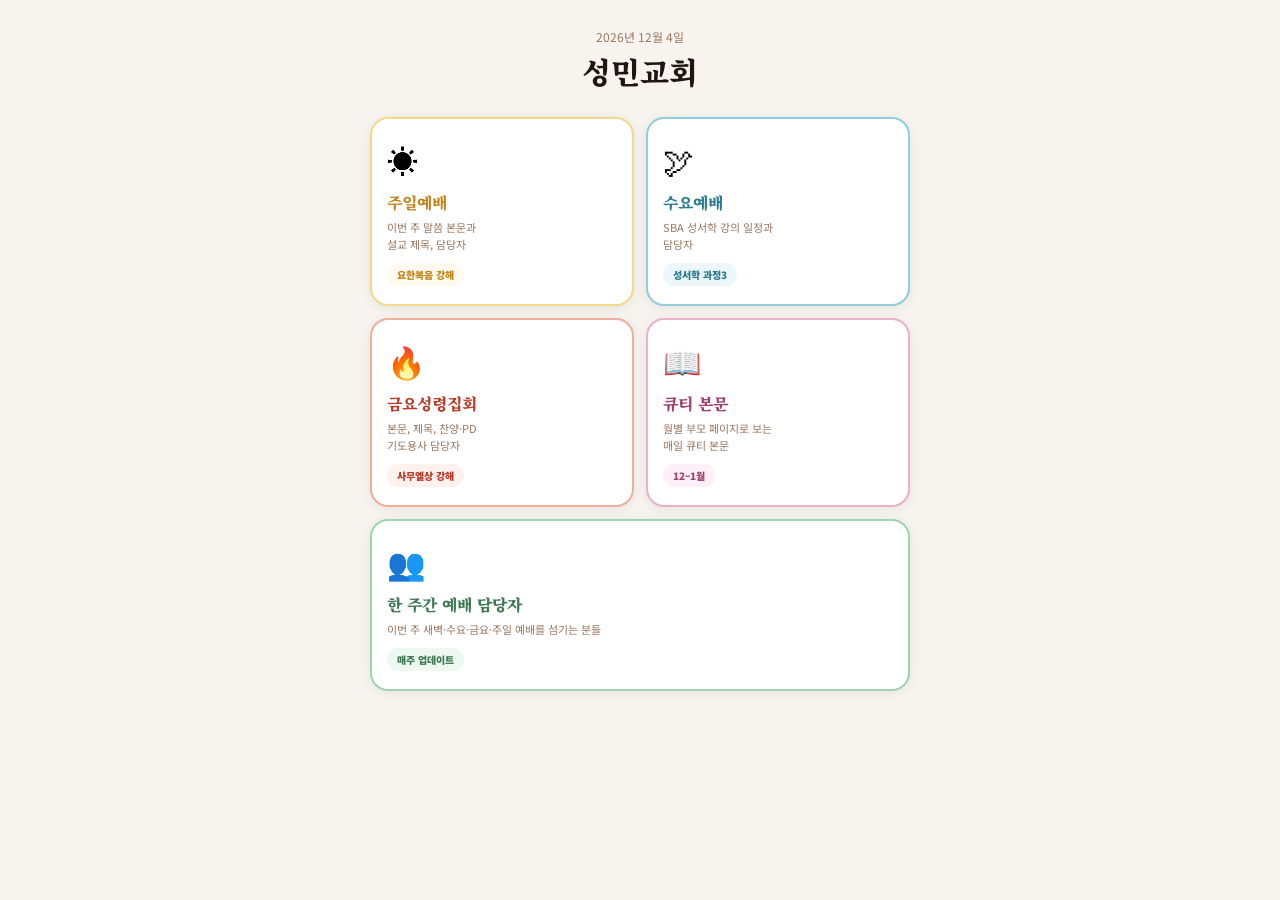
<file: index.html>
<!DOCTYPE html>
<html lang="ko">
<head>
  <meta charset="UTF-8" />
  <meta name="viewport" content="width=device-width, initial-scale=1.0, user-scalable=no" />
  <title>성민교회</title>
  <meta name="description" content="성민교회 예배 일정과 큐티 본문, 한 주간 예배 담당자 앱" />
  <meta http-equiv="Cache-Control" content="no-cache, no-store, must-revalidate" />
  <meta http-equiv="Pragma" content="no-cache" />
  <meta http-equiv="Expires" content="0" />
  <meta name="apple-mobile-web-app-capable" content="yes" />
  <meta name="apple-mobile-web-app-title" content="성민교회" />
  <meta name="apple-mobile-web-app-status-bar-style" content="black-translucent" />
  <meta name="theme-color" content="#347850" />
  <link rel="apple-touch-icon" sizes="180x180" href="./sungminworship.png" />
  <link rel="apple-touch-icon-precomposed" sizes="180x180" href="./sungminworship.png" />
  <link rel="icon" type="image/png" href="./sungminworship.png" />
  <link rel="preconnect" href="https://fonts.googleapis.com" />
  <link rel="preconnect" href="https://fonts.gstatic.com" crossorigin />
  <link href="https://fonts.googleapis.com/css2?family=Noto+Sans+KR:wght@400;500;700;900&family=Noto+Serif+KR:wght@600;700;900&display=swap" rel="stylesheet" />
  <link rel="stylesheet" href="./styles.css?v=20260524-weekly-leaders-refresh" />
  <link rel="stylesheet" href="./home-clean.css?v=20260524-weekly-leaders-refresh" />
  <link rel="stylesheet" href="./sunday-staff-groups.css?v=20260524-weekly-leaders-refresh" />
</head>
<body>
  <div id="app">
    <header class="app-header">
      <button id="backBtn" class="back-btn" type="button" aria-label="뒤로가기">‹</button>
      <div class="header-copy">
        <div id="headerTitle" class="header-title">성민교회</div>
        <div id="headerSub" class="header-sub">예배와 말씀을 한눈에</div>
      </div>
    </header>

    <main class="screen-wrap">
      <section id="home" class="screen active"></section>
      <section id="list" class="screen"></section>
      <section id="detail" class="screen"></section>
    </main>
  </div>

  <script src="./data.js?v=20260524-weekly-leaders-refresh"></script>
  <script src="./leaders-update.js?v=20261127-schedule-sync"></script>
  <script src="./qt-extend.js?v=20261127b-schedule-sync"></script>
  <script src="./qt-titles.js?v=20260524-weekly-leaders-refresh"></script>
  <script src="./schedule-update.js?v=20261127-schedule-sync"></script>
  <script src="./schedules-auto.js?v=20261127-schedule-sync"></script>
  <script src="./app.js?v=20261127-schedule-sync"></script>
  <script src="./qt-show-all-months.js?v=20261127c-schedule-sync"></script>
  <script src="./sunday-staff-groups.js?v=20260524-weekly-leaders-refresh"></script>
  <script src="./home-clean.js?v=20261127b-schedule-sync"></script>
</body>
</html>
</file>
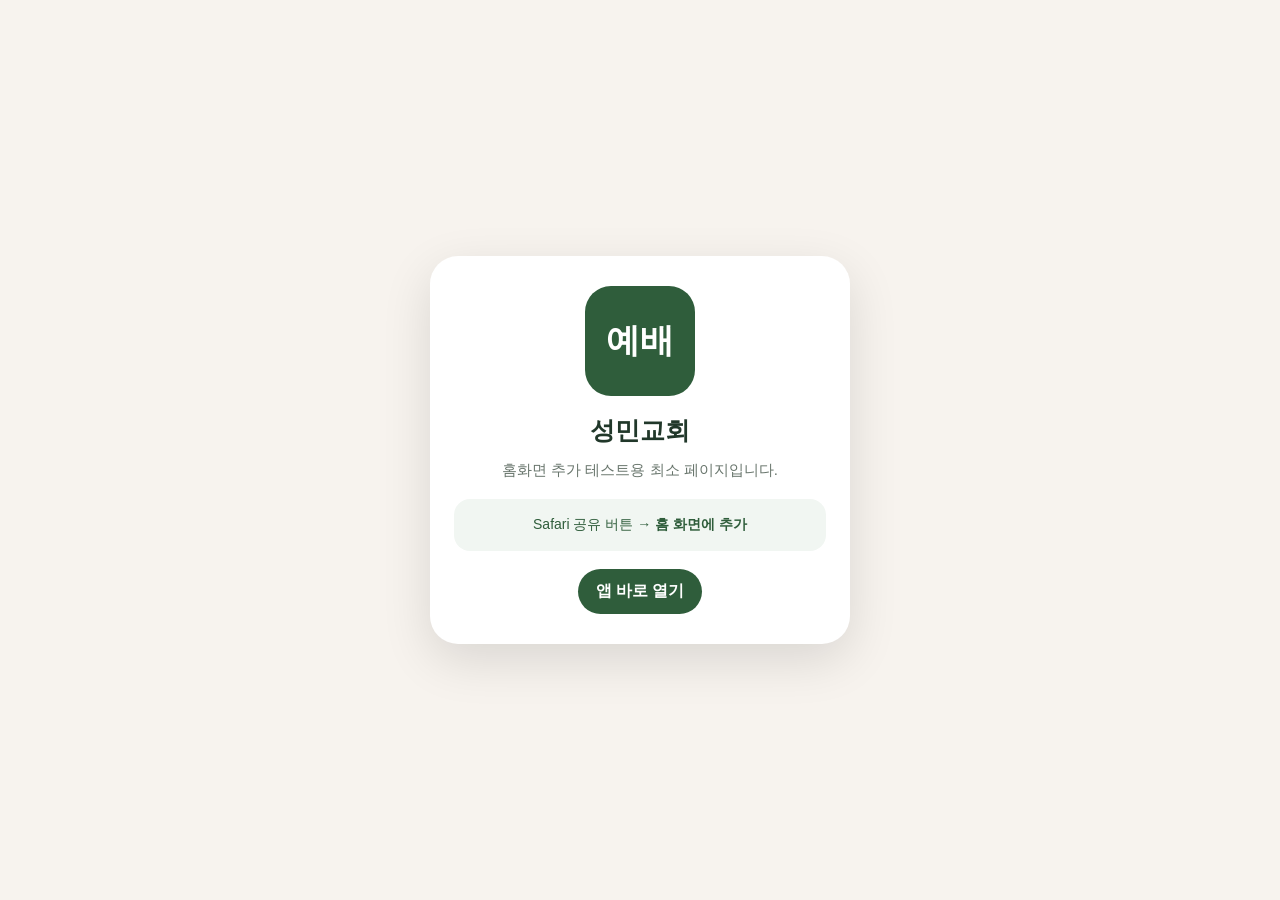
<file: install.html>
<!DOCTYPE html>
<html lang="ko">
<head>
  <meta charset="UTF-8" />
  <meta name="viewport" content="width=device-width, initial-scale=1.0" />
  <title>성민교회</title>
  <style>
    *{box-sizing:border-box}
    body{margin:0;min-height:100vh;display:flex;align-items:center;justify-content:center;background:#f7f3ee;font-family:-apple-system,BlinkMacSystemFont,sans-serif;color:#21382a}
    main{width:min(88vw,420px);background:white;border-radius:28px;padding:30px 24px;text-align:center;box-shadow:0 16px 50px rgba(0,0,0,.12)}
    .mark{width:110px;height:110px;border-radius:26px;background:#2f5d3b;color:white;display:flex;align-items:center;justify-content:center;margin:0 auto 18px;font-size:34px;font-weight:800}
    h1{font-size:25px;margin:0 0 10px;font-weight:800}
    p{font-size:15px;line-height:1.7;color:#69766d;margin:0 0 16px}
    .hint{background:#f1f6f2;border-radius:16px;padding:14px 16px;font-size:14px;line-height:1.7;color:#2f5d3b}
    a{display:inline-block;margin-top:18px;padding:12px 18px;border-radius:999px;background:#2f5d3b;color:#fff;text-decoration:none;font-weight:700}
  </style>
</head>
<body>
  <main>
    <div class="mark">예배</div>
    <h1>성민교회</h1>
    <p>홈화면 추가 테스트용 최소 페이지입니다.</p>
    <div class="hint">Safari 공유 버튼 → <strong>홈 화면에 추가</strong></div>
    <a href="./">앱 바로 열기</a>
  </main>
</body>
</html>
</file>
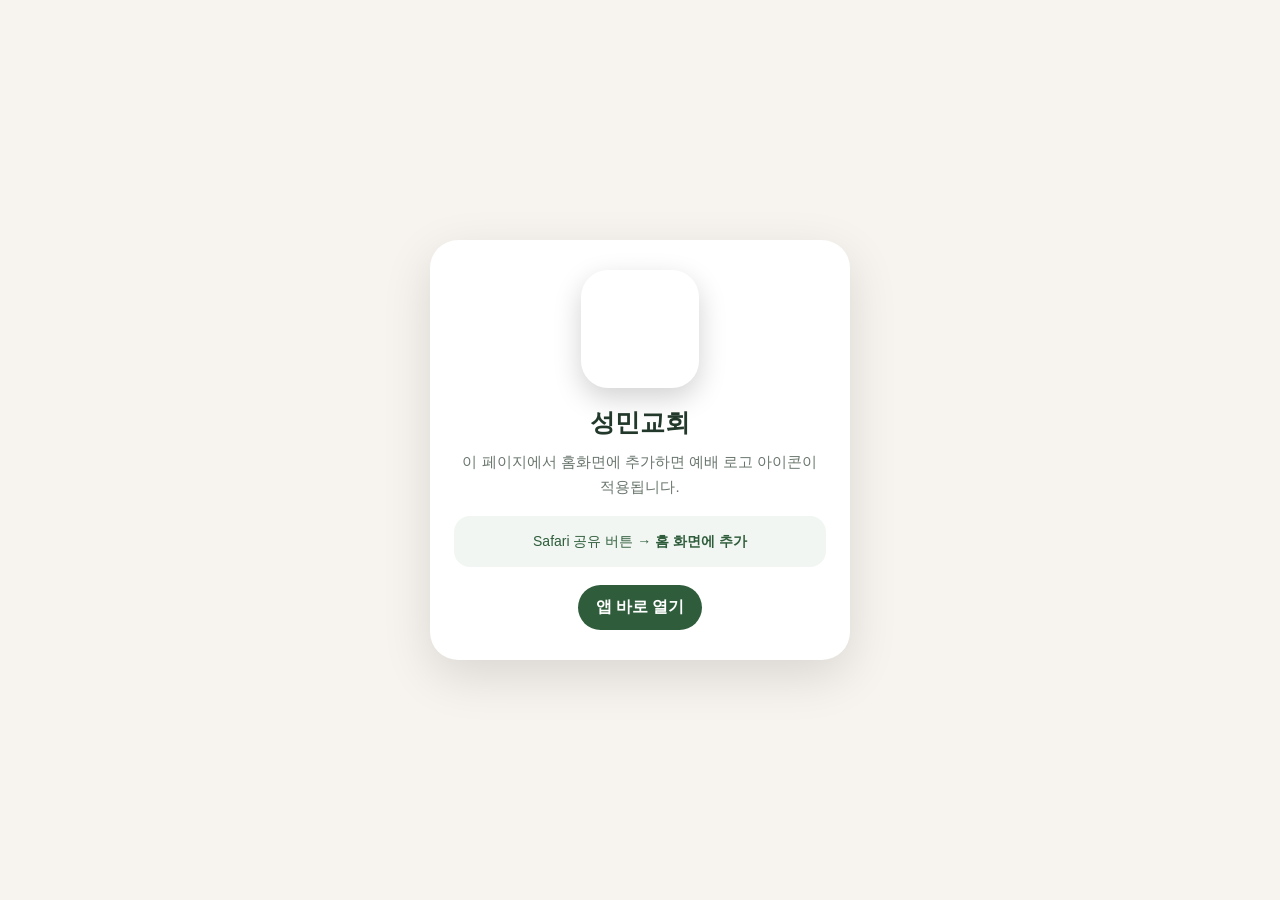
<file: worship-install.html>
<!DOCTYPE html>
<html lang="ko">
<head>
  <meta charset="UTF-8" />
  <meta name="viewport" content="width=device-width, initial-scale=1.0" />
  <title>성민교회</title>
  <meta name="apple-mobile-web-app-capable" content="yes" />
  <meta name="apple-mobile-web-app-title" content="성민교회" />
  <meta name="apple-mobile-web-app-status-bar-style" content="default" />
  <meta name="theme-color" content="#2f5d3b" />
  <link rel="apple-touch-icon" sizes="180x180" href="./worship-icon.png" />
  <link rel="apple-touch-icon-precomposed" sizes="180x180" href="./worship-icon.png" />
  <link rel="icon" type="image/png" href="./worship-icon.png" />
  <style>
    *{box-sizing:border-box}
    body{margin:0;min-height:100vh;display:flex;align-items:center;justify-content:center;background:#f7f3ee;font-family:-apple-system,BlinkMacSystemFont,sans-serif;color:#21382a}
    main{width:min(88vw,420px);background:white;border-radius:28px;padding:30px 24px;text-align:center;box-shadow:0 16px 50px rgba(0,0,0,.12)}
    img{width:118px;height:118px;border-radius:27px;margin:0 auto 18px;display:block;box-shadow:0 10px 28px rgba(0,0,0,.18)}
    h1{font-size:25px;margin:0 0 10px;font-weight:800}
    p{font-size:15px;line-height:1.7;color:#69766d;margin:0 0 16px}
    .hint{background:#f1f6f2;border-radius:16px;padding:14px 16px;font-size:14px;line-height:1.7;color:#2f5d3b}
    a{display:inline-block;margin-top:18px;padding:12px 18px;border-radius:999px;background:#2f5d3b;color:#fff;text-decoration:none;font-weight:700}
  </style>
</head>
<body>
  <main>
    <img src="./worship-icon.png" alt="성민교회 아이콘" />
    <h1>성민교회</h1>
    <p>이 페이지에서 홈화면에 추가하면 예배 로고 아이콘이 적용됩니다.</p>
    <div class="hint">Safari 공유 버튼 → <strong>홈 화면에 추가</strong></div>
    <a href="./">앱 바로 열기</a>
  </main>
</body>
</html>
</file>
<file: styles.css>
:root{
  --bg:#f7f3ee;--white:#fff;--text:#1e1410;--mid:#5a3c28;--soft:#9a7860;--line:#ead8c8;
  --sun:#c4841c;--sun-bg:#fff9ee;--sun-light:#f5d888;
  --wed:#2a7a90;--wed-bg:#ebf7fb;--wed-light:#90cede;
  --fri:#b83c28;--fri-bg:#fff1ee;--fri-light:#f0ae9c;
  --qt:#a04070;--qt-bg:#fef0f6;--qt-light:#edb0cc;
  --ldr:#3c7850;--ldr-bg:#edf8f1;--ldr-light:#9ed4b0;
  --shadow:0 2px 12px rgba(0,0,0,.07);--shadow-lg:0 8px 32px rgba(0,0,0,.12);--radius:18px;--radius-sm:12px;
}
*{box-sizing:border-box;margin:0;padding:0}body{font-family:'Noto Sans KR',system-ui,sans-serif;background:var(--bg);color:var(--text)}button{font-family:inherit}
.app-header{position:fixed;left:0;right:0;top:0;z-index:20;min-height:60px;display:flex;align-items:center;gap:8px;padding:12px 18px;background:rgba(255,255,255,.94);border-bottom:1px solid var(--line);box-shadow:0 1px 8px rgba(0,0,0,.06);backdrop-filter:blur(14px)}
.back-btn{display:none;width:38px;height:38px;border-radius:50%;border:1.5px solid var(--line);background:var(--bg);font-size:24px;color:var(--mid)}.back-btn.visible{display:block}.header-title{font-family:'Noto Serif KR',serif;font-size:18px;font-weight:900}.header-sub{font-size:11px;color:var(--soft);margin-top:1px}.screen-wrap{position:fixed;top:60px;left:0;right:0;bottom:0;overflow:hidden}.screen{position:absolute;inset:0;overflow-y:auto;-webkit-overflow-scrolling:touch;background:var(--bg);padding:20px 16px 44px;transform:translateX(100%);transition:transform .25s ease}.screen.active{transform:translateX(0)}.screen.behind{transform:translateX(-25%)}#home{transform:translateX(0)}
.wrap{max-width:540px;margin:0 auto}.hero{text-align:center;padding:8px 0 24px}.hero-date{font-size:12px;color:var(--soft);margin-bottom:4px}.hero-title{font-family:'Noto Serif KR',serif;font-size:30px;font-weight:900}.menu-grid{display:grid;grid-template-columns:1fr 1fr;gap:12px}.menu-card{border:2px solid transparent;border-radius:var(--radius);background:var(--white);box-shadow:var(--shadow);padding:18px 15px;text-align:left;cursor:pointer;min-height:148px}.menu-card.full{grid-column:1/-1;min-height:118px}.menu-card:active,.svc-item:active{transform:scale(.97)}.m-icon{display:block;font-size:31px;margin-bottom:9px}.m-title{font-family:'Noto Serif KR',serif;font-size:16px;font-weight:900;margin-bottom:5px}.m-desc{font-size:11px;color:var(--soft);line-height:1.55}.m-badge{display:inline-block;margin-top:10px;padding:4px 10px;border-radius:999px;font-size:10px;font-weight:900}.card-sun{border-color:var(--sun-light)}.card-sun .m-title{color:var(--sun)}.card-sun .m-badge{background:var(--sun-bg);color:var(--sun)}.card-wed{border-color:var(--wed-light)}.card-wed .m-title{color:var(--wed)}.card-wed .m-badge{background:var(--wed-bg);color:var(--wed)}.card-fri{border-color:var(--fri-light)}.card-fri .m-title{color:var(--fri)}.card-fri .m-badge{background:var(--fri-bg);color:var(--fri)}.card-qt{border-color:var(--qt-light)}.card-qt .m-title{color:var(--qt)}.card-qt .m-badge{background:var(--qt-bg);color:var(--qt)}.card-ldr{border-color:var(--ldr-light)}.card-ldr .m-title{color:var(--ldr)}.card-ldr .m-badge{background:var(--ldr-bg);color:var(--ldr)}
.list-head{margin-bottom:16px}.list-icon{font-size:32px;display:block;margin-bottom:6px}.list-title{font-family:'Noto Serif KR',serif;font-size:23px;font-weight:900}.list-desc{font-size:12px;color:var(--soft);margin-top:3px}.theme-box{background:var(--white);border-radius:var(--radius-sm);border-left:4px solid;padding:13px 14px;margin:14px 0 16px;font-size:12px;line-height:1.7;color:var(--mid)}.svc-item{display:flex;align-items:center;gap:13px;background:var(--white);border-radius:var(--radius-sm);box-shadow:var(--shadow);padding:14px 15px;margin-bottom:10px;cursor:pointer;border-left:4px solid transparent}.svc-item.now{border-left-color:currentColor}.svc-item.past{opacity:.62}.svc-date{text-align:center;min-width:43px}.svc-m,.svc-w{font-size:10px;color:var(--soft)}.svc-d{font-size:27px;font-weight:900;line-height:1}.svc-body{flex:1;min-width:0}.svc-title{font-size:14px;font-weight:900;white-space:nowrap;overflow:hidden;text-overflow:ellipsis}.svc-passage{font-size:12px;color:var(--mid);margin-top:3px}.svc-extra{font-size:11px;color:var(--soft);margin-top:2px}.svc-arr{font-size:20px;color:var(--soft)}.now-badge{display:inline-block;margin-left:6px;padding:2px 7px;border-radius:999px;font-size:9px;font-weight:900;vertical-align:middle}
.detail-hero{background:var(--white);border-radius:var(--radius);box-shadow:var(--shadow-lg);padding:22px 20px;margin-bottom:14px;border-top:5px solid}.detail-date{font-size:12px;color:var(--soft);margin-bottom:6px}.detail-title{font-family:'Noto Serif KR',serif;font-size:23px;font-weight:900;line-height:1.4;margin-bottom:12px}.pill{display:inline-flex;align-items:center;gap:5px;padding:7px 14px;border-radius:999px;font-size:13px;font-weight:800;border:1px solid}.detail-sec{background:var(--white);border-radius:var(--radius-sm);box-shadow:var(--shadow);padding:15px 17px;margin-bottom:12px}.sec-label{font-size:10px;font-weight:900;letter-spacing:1px;color:var(--soft);margin-bottom:10px;display:flex;align-items:center;gap:8px}.sec-label:after{content:'';height:1px;background:var(--line);flex:1}.staff-row{display:flex;justify-content:space-between;gap:12px;padding:8px 0;border-bottom:1px solid var(--line)}.staff-row:last-child{border-bottom:0}.s-role{font-size:11px;color:var(--soft);min-width:62px}.s-name{font-size:14px;font-weight:800;text-align:right}.tag-row{display:flex;flex-wrap:wrap;gap:6px}.tag{padding:5px 12px;border-radius:999px;font-size:12px;font-weight:800;background:var(--fri-bg);color:var(--fri);border:1px solid var(--fri-light)}.footer-note{text-align:center;font-size:11px;color:var(--soft);line-height:1.7;margin-top:18px}.color-sun{color:var(--sun)}.color-wed{color:var(--wed)}.color-fri{color:var(--fri)}.color-qt{color:var(--qt)}.color-ldr{color:var(--ldr)}
.ldr2-wrap{padding:16px 0 36px;max-width:600px;margin:0 auto}.ldr2-date-row{display:flex;justify-content:center;margin-bottom:16px}.ldr2-date-sticker{background:#FFFAED;border:2px solid #F5C842;color:#3A2E26;font-size:12px;font-weight:700;padding:6px 16px;border-radius:20px;box-shadow:2px 3px 0 rgba(245,200,66,.3)}.ldr2-card{background:var(--white);border-radius:22px;padding:18px 16px;margin-bottom:12px;box-shadow:0 6px 24px rgba(0,0,0,.06),0 1px 3px rgba(0,0,0,.04)}.ldr2-sec-head{display:flex;align-items:center;gap:11px;margin-bottom:14px}.ldr2-sec-icon{width:42px;height:42px;border-radius:13px;display:flex;align-items:center;justify-content:center;font-size:22px;flex-shrink:0;box-shadow:2px 4px 8px rgba(0,0,0,.10)}.ldr2-sec-icon.green{background:#EAF6EB}.ldr2-sec-title{font-size:15px;font-weight:700}.ldr2-sec-badge{margin-left:auto;font-size:10px;font-weight:700;padding:3px 10px;border-radius:20px;box-shadow:1px 2px 0 rgba(0,0,0,.07)}.ldr2-sec-badge.green{background:#EAF6EB;border:1.5px solid #77C17E;color:#388E3C}.ldr2-dawn-table{width:100%;border-collapse:separate;border-spacing:0 5px;font-size:11px}.ldr2-dawn-table thead th{text-align:center;font-size:9.5px;font-weight:700;color:#9E8E80;padding:0 2px 6px}.ldr2-dawn-table thead th small{display:block;font-size:9px;font-weight:400;margin-top:1px}.ldr2-dawn-table tbody td{padding:7px 2px;text-align:center;background:#FAFAF8;border-top:1.5px solid #E6DDD4;border-bottom:1.5px solid #E6DDD4}.ldr2-dawn-table tbody td:first-child{border-left:1.5px solid #E6DDD4;border-radius:10px 0 0 10px;padding-left:7px}.ldr2-dawn-table tbody td:last-child{border-right:1.5px solid #E6DDD4;border-radius:0 10px 10px 0;padding-right:5px}.ldr2-row-label{font-size:9.5px;font-weight:700;color:#9E8E80;white-space:nowrap}.ldr2-chip{display:inline-block;padding:3px 6px;border-radius:9px;font-size:10px;font-weight:700;line-height:1.4;box-shadow:1px 2px 0 rgba(0,0,0,.08)}.ldr2-chip-pastor{background:#FDEDF0;border:1.5px solid #F2889A;color:#C2185B}.ldr2-chip-sermon{background:#FFFAED;border:1.5px solid #F5C842;color:#C77800}.ldr2-chip-sub{background:#F0EDFA;border:1.5px solid #9B8EC4;color:#512DA8}.ldr2-chip-plain{background:#F5F3F0;border:1.5px solid #DDD8D0;color:#5A4E44}.ldr2-divider{text-align:center;font-size:18px;letter-spacing:10px;margin:6px 0;opacity:.55;user-select:none}.ldr2-worship-grid{display:flex;gap:10px}.ldr2-worship-card{flex:1;background:var(--white);border-radius:18px;overflow:hidden;box-shadow:0 6px 24px rgba(0,0,0,.06),0 1px 3px rgba(0,0,0,.04)}.ldr2-worship-head{padding:12px 12px 10px}.ldr2-worship-head.wed{background:linear-gradient(140deg,#EAF4FC,#F3F8FF);border-bottom:2px dashed #BEE0F8}.ldr2-worship-head.fri{background:linear-gradient(140deg,#FFF8E8,#FFFDF5);border-bottom:2px dashed #FFDFAA}.ldr2-worship-icon{font-size:24px;margin-bottom:4px}.ldr2-worship-title{font-size:13px;font-weight:700}.ldr2-worship-date{font-size:10px;color:#9E8E80;margin-top:2px}.ldr2-worship-body{padding:8px 10px}.ldr2-role-row{display:flex;align-items:center;gap:7px;padding:5px 0;border-bottom:1.5px dashed #F0EDE8}.ldr2-role-row:last-child{border-bottom:none}.ldr2-role-tag{font-size:10px;font-weight:700;padding:2px 8px;border-radius:7px;background:#FFF3E0;border:1.5px solid #FFCC80;color:#E65100;white-space:nowrap;flex-shrink:0;box-shadow:1px 2px 0 rgba(230,81,0,.12)}.ldr2-role-val{font-size:13px;font-weight:700}.ldr2-prayer-box{margin:0 10px 10px;background:#FFFAED;border:2px dashed #F5C842;border-radius:12px;padding:8px 10px}.ldr2-prayer-title{font-size:10px;font-weight:700;color:#C77800;margin-bottom:6px}.ldr2-prayer-title::before{content:'🙏 '}.ldr2-prayer-tags{display:flex;flex-wrap:wrap;gap:5px}.ldr2-prayer-tag{background:var(--white);border:1.5px solid #F5C842;color:#3A2E26;font-size:10px;font-weight:600;padding:2px 8px;border-radius:20px;box-shadow:1px 2px 0 rgba(245,200,66,.25)}.ldr2-footer{text-align:center;margin-top:8px;padding:14px;background:var(--white);border-radius:16px;font-size:10.5px;color:#9E8E80;box-shadow:0 4px 16px rgba(0,0,0,.04);line-height:1.9}
@media(max-width:420px){.ldr2-worship-grid{display:grid;grid-template-columns:1fr 1fr;gap:9px}.ldr2-card{padding:16px 12px}.ldr2-chip{font-size:9px;padding:3px 5px}.ldr2-dawn-table{font-size:10px}}
@media(max-width:360px){.screen{padding:16px 12px 40px}.menu-grid{gap:9px}.menu-card{padding:15px 12px}.detail-title{font-size:20px}.ldr2-wrap{padding-left:0;padding-right:0}.ldr2-worship-grid{grid-template-columns:1fr}.ldr2-dawn-table thead th{font-size:8.5px}.ldr2-chip{font-size:8.5px;padding:2px 4px}}
.ldr2-worship-grid{display:grid;grid-template-columns:1fr 1fr;gap:10px;align-items:start}.ldr2-worship-col{display:grid;gap:10px}.ldr2-worship-card{flex:auto}.ldr2-worship-head.sun{background:linear-gradient(140deg,#FFF8E8,#FFFDF5);border-bottom:2px dashed #F5D888}.ldr2-worship-head.nat{background:linear-gradient(140deg,#EDF8F1,#F8FFFB);border-bottom:2px dashed #9ED4B0}.ldr2-role-val{min-width:0;word-break:keep-all}
@media(max-width:420px){.ldr2-worship-grid{grid-template-columns:1fr 1fr;gap:9px}.ldr2-role-row{align-items:flex-start;flex-direction:column;gap:3px}.ldr2-role-tag{font-size:9.5px}.ldr2-role-val{font-size:12.5px}}
@media(max-width:360px){.ldr2-worship-grid{grid-template-columns:1fr}}
</file>
<file: home-clean.css>
.app-header {
  display: none;
  justify-content: flex-start;
}

body.not-home .app-header {
  display: flex;
}

.app-header .header-copy {
  display: none;
}

.screen-wrap {
  top: 0;
}

body.not-home .screen-wrap {
  top: 60px;
}

.footer-note {
  display: none;
}
</file>
<file: sunday-staff-groups.css>
.sunday-staff-sec {
  padding: 16px 15px 18px;
}

.sun-staff-grid {
  display: grid;
  grid-template-columns: 1fr;
  gap: 10px;
}

.sun-staff-card {
  background: linear-gradient(135deg, #fffaf0, #ffffff);
  border: 1.5px solid var(--sun-light);
  border-radius: 16px;
  padding: 13px 14px;
  box-shadow: 0 4px 14px rgba(196, 132, 28, .08);
}

.sun-staff-title {
  display: inline-flex;
  align-items: center;
  gap: 6px;
  margin-bottom: 9px;
  padding: 4px 10px;
  border-radius: 999px;
  background: var(--sun-bg);
  color: var(--sun);
  font-size: 12px;
  font-weight: 900;
}

.sun-staff-title::before {
  content: '☀️';
  font-size: 12px;
}

.sun-staff-row {
  display: flex;
  justify-content: space-between;
  align-items: center;
  gap: 12px;
  padding: 7px 0;
  border-bottom: 1px dashed var(--line);
}

.sun-staff-row:last-child {
  border-bottom: 0;
}

.sun-role {
  font-size: 11px;
  color: var(--soft);
  font-weight: 800;
  min-width: 42px;
}

.sun-name {
  font-size: 14px;
  color: var(--text);
  font-weight: 900;
  text-align: right;
}

.sun-empty {
  padding: 8px 0;
  font-size: 12px;
  color: var(--soft);
}

.sun-staff-etc {
  margin-top: 10px;
  padding: 10px 12px;
  border-radius: 14px;
  background: #fff;
  border: 1px solid var(--line);
}

@media (min-width: 430px) {
  .sun-staff-grid {
    grid-template-columns: repeat(3, 1fr);
  }

  .sun-staff-card {
    padding: 12px 11px;
  }

  .sun-staff-row {
    display: block;
    padding: 7px 0;
  }

  .sun-role,
  .sun-name {
    display: block;
    text-align: left;
  }

  .sun-name {
    margin-top: 2px;
  }
}
</file>
